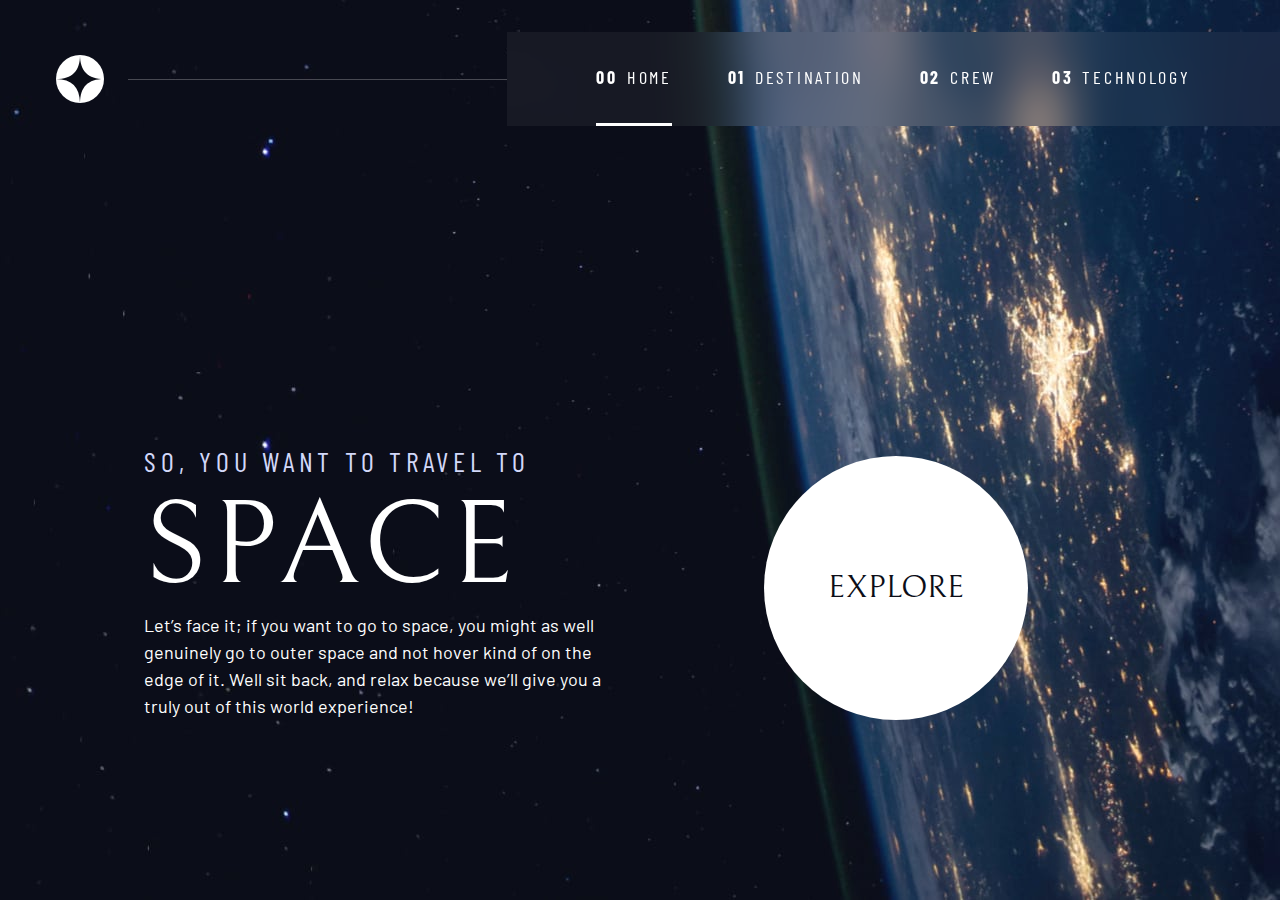
<file: index.html>
<!DOCTYPE html>
<html lang="en">
  <head>
    <meta charset="UTF-8" />
    <meta name="viewport" content="width=device-width, initial-scale=1.0" />

    <link
      rel="icon"
      type="image/png"
      sizes="32x32"
      href="./assets/favicon-32x32.png"
    />
    <!-- Google fonts -->
    <link rel="preconnect" href="https://fonts.googleapis.com" />
    <link rel="preconnect" href="https://fonts.gstatic.com" crossorigin />
    <link
      href="https://fonts.googleapis.com/css2?family=Barlow+Condensed:wght@400;700&family=Bellefair&family=Barlow:wght@400;700&display=swap"
      rel="stylesheet"
    />

    <!-- Our custom CSS -->
    <link rel="stylesheet" href="index.css" />
    <title>Frontend Mentor | Space tourism website</title>
    <script src="index.js" defer></script>
  </head>
  <body class="home">
    <a class="skip-to-content" href="#main">Skip to content</a>
    <header class="primary-header flex">
      <div>
        <img
          src="./assets/shared/logo.svg"
          alt="space tourism logo"
          class="logo"
        />
      </div>
      <button class="mobile-nav-toggle" aria-controls="primary-navigation">
        <span class="sr-only" aria-expanded="false">Menu</span>
      </button>
      <nav>
        <ul
          id="primary-navigation"
          data-visible="false"
          class="primary-navigation underline-indicators flex"
        >
          <li class="active">
            <a
              class="ff-sans-cond uppercase text-white letter-spacing-2"
              href="index.html"
              ><span aria-hidden="true">00</span>Home</a
            >
          </li>
          <li>
            <a
              class="ff-sans-cond uppercase text-white letter-spacing-2"
              href="destination.html"
              ><span aria-hidden="true">01</span>Destination</a
            >
          </li>
          <li>
            <a
              class="ff-sans-cond uppercase text-white letter-spacing-2"
              href="crew.html"
              ><span aria-hidden="true">02</span>Crew</a
            >
          </li>
          <li>
            <a
              class="ff-sans-cond uppercase text-white letter-spacing-2"
              href="technology.html"
              ><span aria-hidden="true">03</span>Technology</a
            >
          </li>
        </ul>
      </nav>
    </header>

    <main id="main" class="grid-container grid-container--home">
      <div>
        <h1 class="text-accent fs-500 ff-sans-cond uppercase letter-spacing-1">
          So, you want to travel to
          <span class="d-block fs-900 ff-serif text-white">Space</span>
        </h1>

        <p>
          Let’s face it; if you want to go to space, you might as well genuinely
          go to outer space and not hover kind of on the edge of it. Well sit
          back, and relax because we’ll give you a truly out of this world
          experience!
        </p>
      </div>
      <div>
        <a href="#" class="large-button uppercase ff-serif text-dark bg-white"
          >Explore</a
        >
      </div>
    </main>
  </body>
</html>
</file>
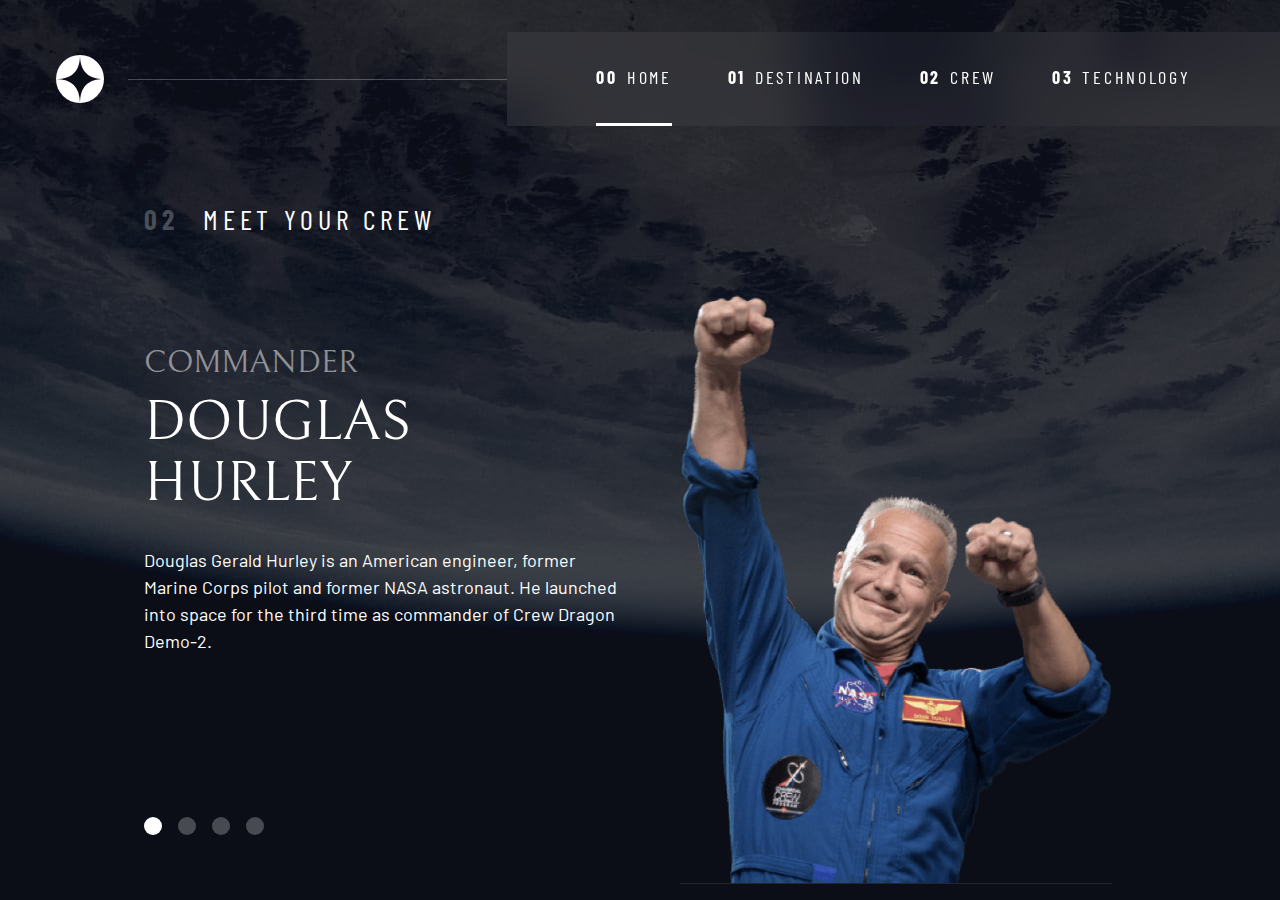
<file: crew-commander.html>
<!DOCTYPE html>
<html lang="en">
  <head>
    <meta charset="UTF-8" />
    <meta name="viewport" content="width=device-width, initial-scale=1.0" />

    <link
      rel="icon"
      type="image/png"
      sizes="32x32"
      href="./assets/favicon-32x32.png"
    />
    <!-- Google fonts -->
    <link rel="preconnect" href="https://fonts.googleapis.com" />
    <link rel="preconnect" href="https://fonts.gstatic.com" crossorigin />
    <link
      href="https://fonts.googleapis.com/css2?family=Barlow+Condensed:wght@400;700&family=Bellefair&family=Barlow:wght@400;700&display=swap"
      rel="stylesheet"
    />

    <!-- Our custom CSS -->
    <link rel="stylesheet" href="index.css" />
    <title>Frontend Mentor | Space tourism website</title>
    <script src="index.js" defer></script>
  </head>

  <body class="crew">
    <a class="skip-to-content" href="#main">Skip to content</a>
    <header class="primary-header flex">
      <div>
        <img
          src="./assets/shared/logo.svg"
          alt="space tourism logo"
          class="logo"
        />
      </div>
      <button class="mobile-nav-toggle" aria-controls="primary-navigation">
        <span class="sr-only" aria-expanded="false">Menu</span>
      </button>
      <nav>
        <ul
          id="primary-navigation"
          data-visible="false"
          class="primary-navigation underline-indicators flex"
        >
          <li class="active">
            <a
              class="ff-sans-cond uppercase text-white letter-spacing-2"
              href="index.html"
              ><span aria-hidden="true">00</span>Home</a
            >
          </li>
          <li>
            <a
              class="ff-sans-cond uppercase text-white letter-spacing-2"
              href="destination.html"
              ><span aria-hidden="true">01</span>Destination</a
            >
          </li>
          <li>
            <a
              class="ff-sans-cond uppercase text-white letter-spacing-2"
              href="crew.html"
              ><span aria-hidden="true">02</span>Crew</a
            >
          </li>
          <li>
            <a
              class="ff-sans-cond uppercase text-white letter-spacing-2"
              href="technology.html"
              ><span aria-hidden="true">03</span>Technology</a
            >
          </li>
        </ul>
      </nav>
    </header>

    <main id="main" class="grid-container grid-container--crew flow">
      <h1 class="numbered-title">
        <span aria-hidden="true">02</span> Meet your crew
      </h1>

      <div class="dot-indicators flex">
        <button aria-selected="true">
          <span class="sr-only">The commander</span>
        </button>
        <button aria-selected="false">
          <span class="sr-only">The mission specialist</span>
        </button>
        <button aria-selected="false">
          <span class="sr-only">The pilot</span>
        </button>
        <button aria-selected="false">
          <span class="sr-only">The crew engineer</span>
        </button>
      </div>

      <article class="crew-details flow">
        <header class="flow flow--space-small">
          <h2 class="fs-600 ff-serif uppercase">Commander</h2>
          <p class="fs-700 uppercase ff-serif">Douglas Hurley</p>
        </header>
        <p>
          Douglas Gerald Hurley is an American engineer, former Marine Corps
          pilot and former NASA astronaut. He launched into space for the third
          time as commander of Crew Dragon Demo-2.
        </p>
      </article>

      <picture>
        <source
          srcset="assets/crew/image-douglas-hurley.png"
          type="image/webp"
        />
        <img src="assets/crew/image-douglas-hurley.png" alt="Douglas Hurley" />
      </picture>
    </main>
  </body>
</html>
</file>
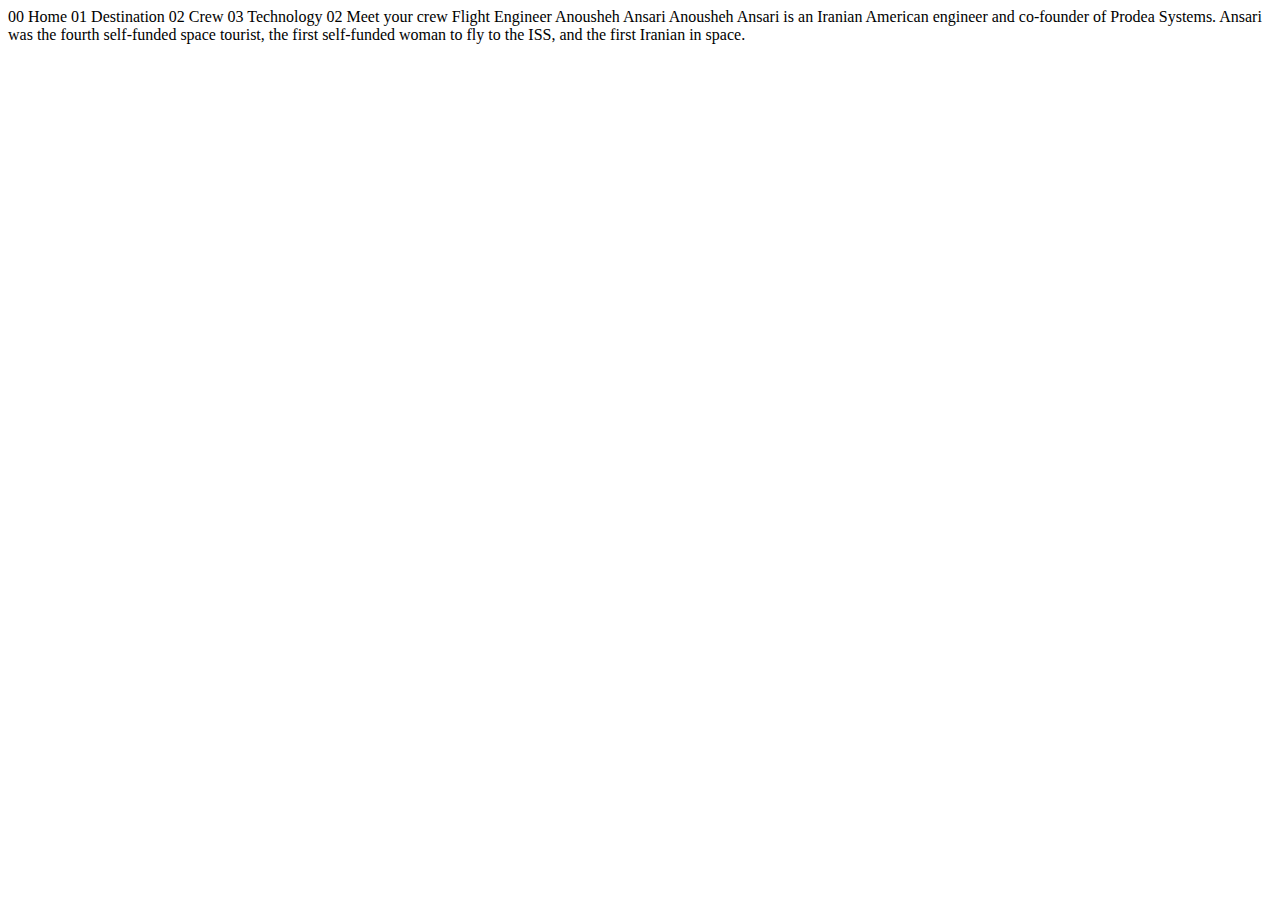
<file: crew-engineer.html>
<!DOCTYPE html>
<html lang="en">
<head>
  <meta charset="UTF-8">
  <meta name="viewport" content="width=device-width, initial-scale=1.0">

  <link rel="icon" type="image/png" sizes="32x32" href="./assets/favicon-32x32.png">
  
  <title>Frontend Mentor | Space tourism website</title>
</head>
<body>

  00 Home
  01 Destination
  02 Crew
  03 Technology

  02 Meet your crew

  Flight Engineer
  Anousheh Ansari

  Anousheh Ansari is an Iranian American engineer and co-founder of Prodea Systems. 
  Ansari was the fourth self-funded space tourist, the first self-funded woman to 
  fly to the ISS, and the first Iranian in space. 
</body>
</html>
</file>
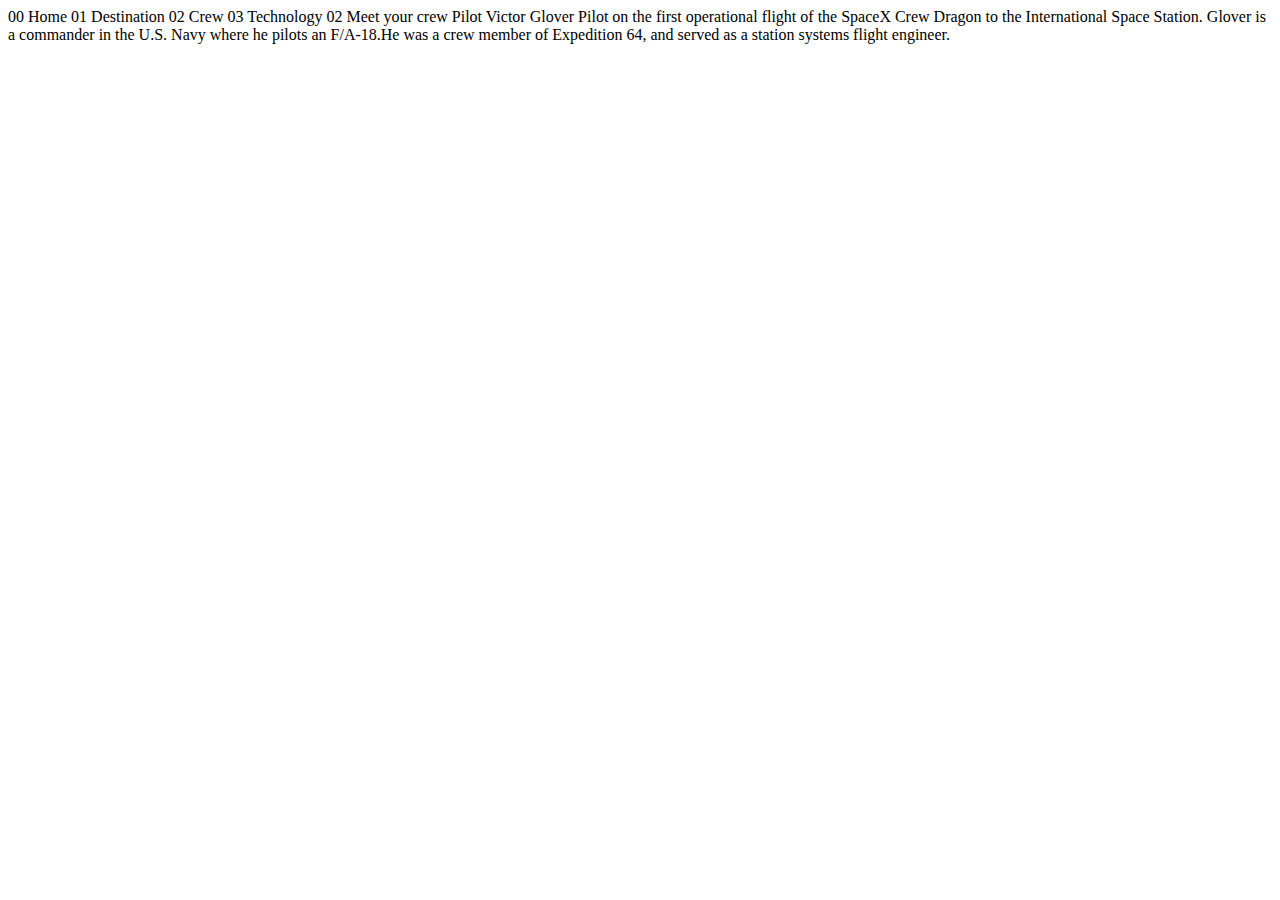
<file: crew-pilot.html>
<!DOCTYPE html>
<html lang="en">
<head>
  <meta charset="UTF-8">
  <meta name="viewport" content="width=device-width, initial-scale=1.0">

  <link rel="icon" type="image/png" sizes="32x32" href="./assets/favicon-32x32.png">
  
  <title>Frontend Mentor | Space tourism website</title>
</head>
<body>

  00 Home
  01 Destination
  02 Crew
  03 Technology

  02 Meet your crew

  Pilot
  Victor Glover

  Pilot on the first operational flight of the SpaceX Crew Dragon to the 
  International Space Station. Glover is a commander in the U.S. Navy where 
  he pilots an F/A-18.He was a crew member of Expedition 64, and served as a 
  station systems flight engineer. 
</body>
</html>
</file>
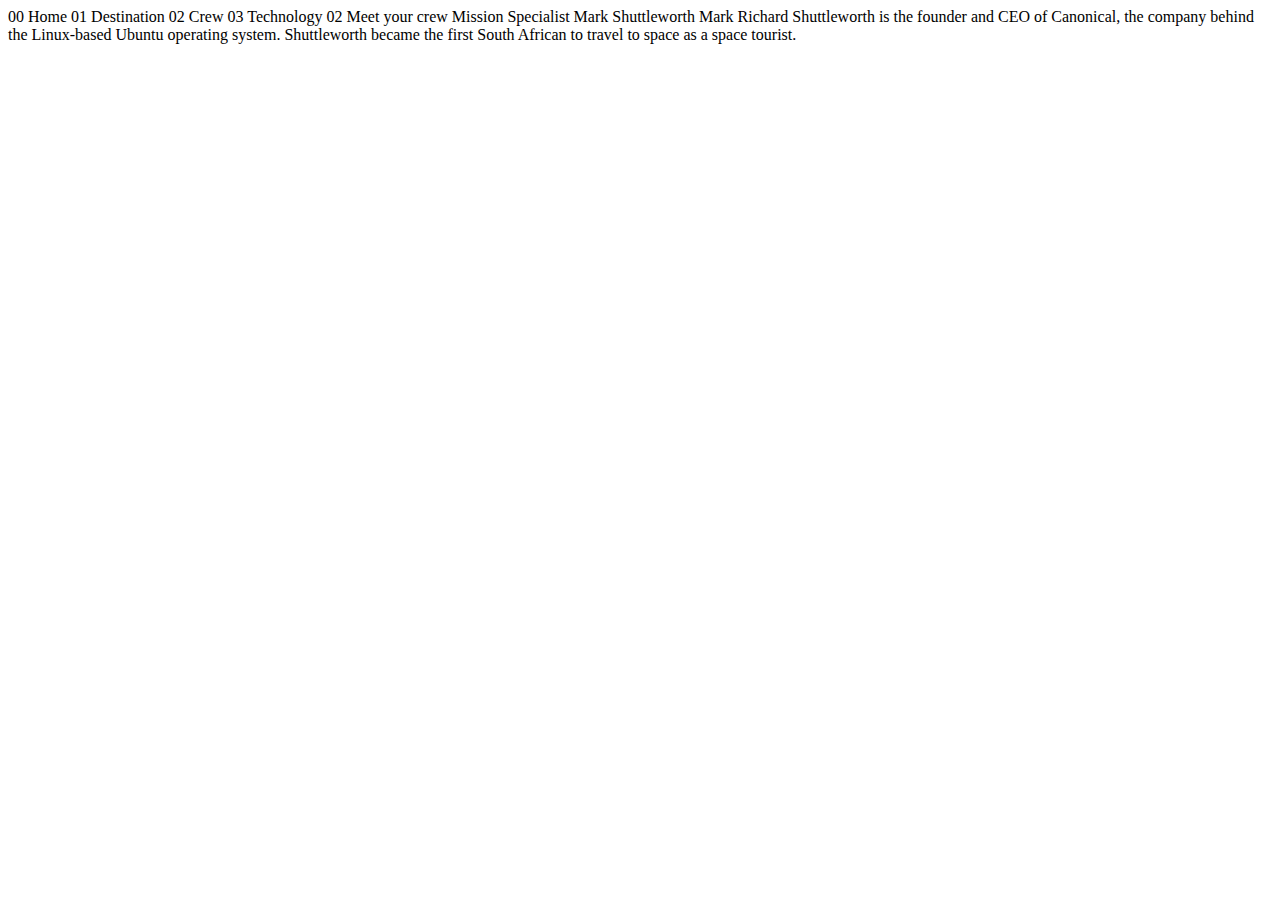
<file: crew-specialist.html>
<!DOCTYPE html>
<html lang="en">
<head>
  <meta charset="UTF-8">
  <meta name="viewport" content="width=device-width, initial-scale=1.0">

  <link rel="icon" type="image/png" sizes="32x32" href="./assets/favicon-32x32.png">
  
  <title>Frontend Mentor | Space tourism website</title>
</head>
<body>

  00 Home
  01 Destination
  02 Crew
  03 Technology

  02 Meet your crew

  Mission Specialist
  Mark Shuttleworth

  Mark Richard Shuttleworth is the founder and CEO of Canonical, the company behind 
  the Linux-based Ubuntu operating system. Shuttleworth became the first South 
  African to travel to space as a space tourist.
</body>
</html>
</file>
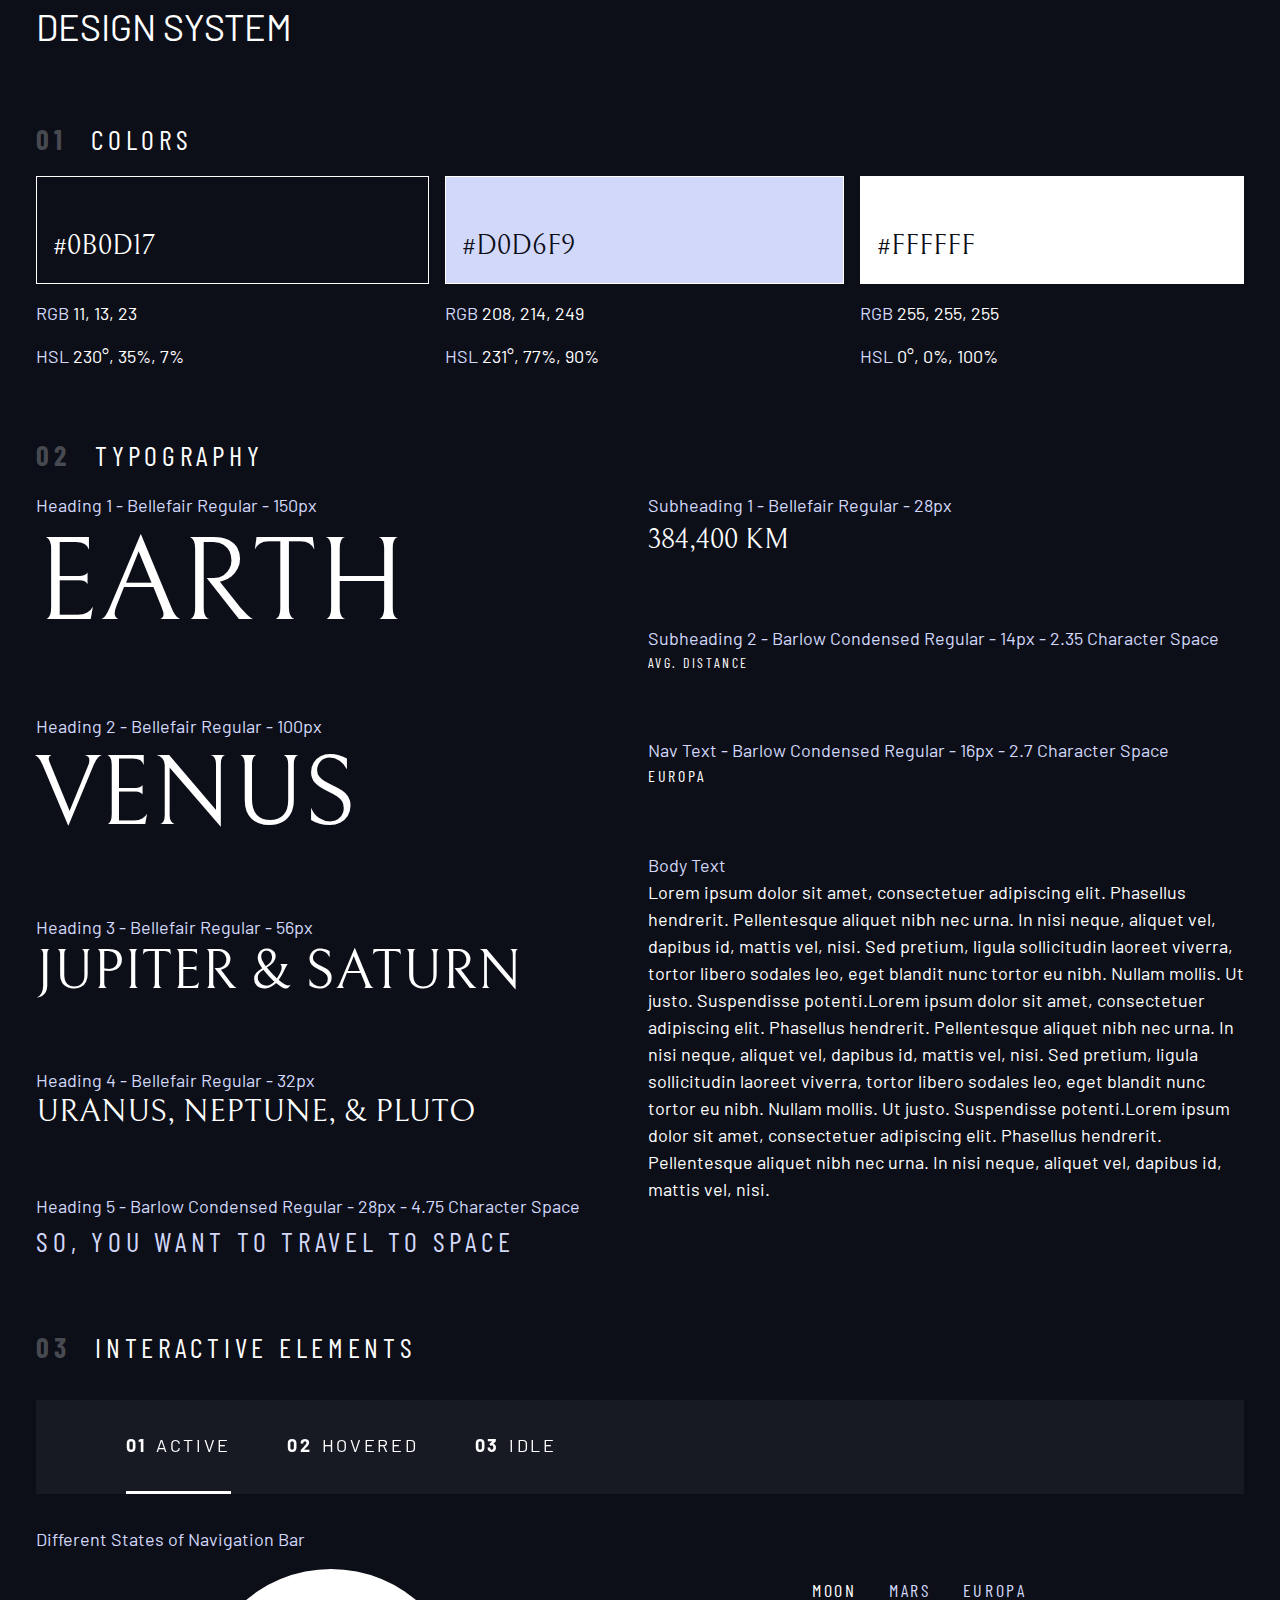
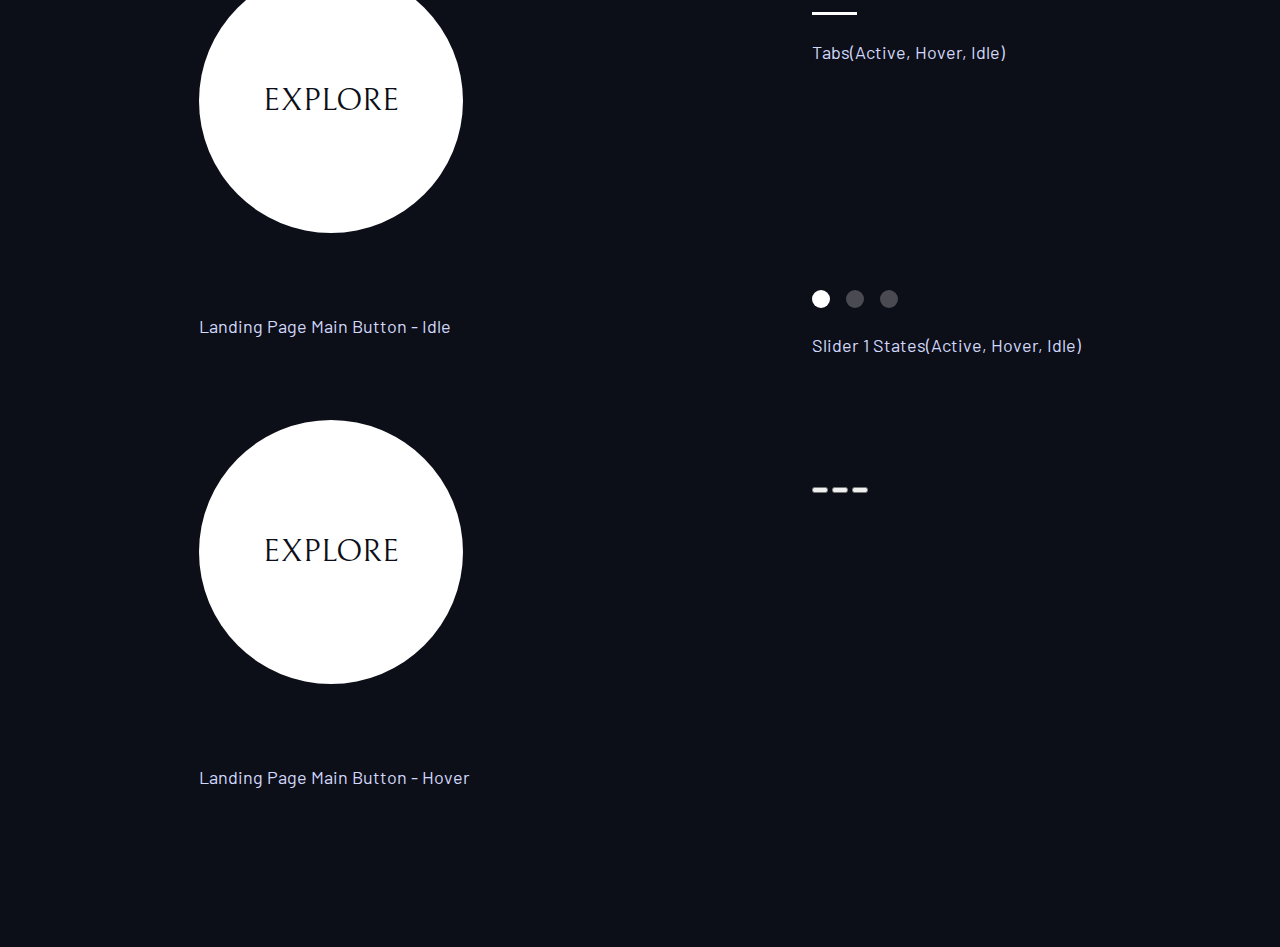
<file: design-system.html>
<html>
  <head>
    <title>Design system</title>

    <!-- Google fonts -->
    <link rel="preconnect" href="https://fonts.googleapis.com" />
    <link rel="preconnect" href="https://fonts.gstatic.com" crossorigin />
    <link
      href="https://fonts.googleapis.com/css2?family=Barlow+Condensed:wght@400;700&family=Bellefair&family=Barlow:wght@400;700&display=swap"
      rel="stylesheet"
    />

    <link rel="stylesheet" href="index.css" />

    <style></style>
  </head>
  <body>
    <div class="container flow">
      <h1 class="uppercase">Design system</h1>

      <section class="flow" id="colors" style="margin: 4rem 0">
        <h2 class="numbered-title"><span>01</span> colors</h2>
        <div class="flex">
          <div class="flow" style="flex-grow: 1">
            <div
              class="bg-dark text-white ff-serif fs-500"
              style="padding: 3rem 1rem 1rem; border: 1px solid white"
            >
              #0B0D17
            </div>
            <p><span class="text-accent">RGB</span> 11, 13, 23</p>
            <p><span class="text-accent">HSL</span> 230°, 35%, 7%</p>
          </div>
          <div class="flow" style="flex-grow: 1">
            <div
              class="bg-accent text-dark ff-serif fs-500"
              style="padding: 3rem 1rem 1rem; border: 1px solid white"
            >
              #D0D6F9
            </div>
            <p><span class="text-accent">RGB</span> 208, 214, 249</p>
            <p><span class="text-accent">HSL</span> 231°, 77%, 90%</p>
          </div>
          <div class="flow" style="flex-grow: 1">
            <div
              class="bg-white text-dark ff-serif fs-500"
              style="padding: 3rem 1rem 1rem; border: 1px solid white"
            >
              #FFFFFF
            </div>
            <p><span class="text-accent">RGB</span> 255, 255, 255</p>
            <p><span class="text-accent">HSL</span> 0°, 0%, 100%</p>
          </div>
        </div>
      </section>

      <section class="flow" id="typography" style="margin: 4rem 0">
        <h2 class="numbered-title"><span>02 </span>Typography</h2>
        <div class="flex">
          <div class="flow" style="flex-basis: 100%; --flow-space: 4rem">
            <div>
              <p class="text-accent">Heading 1 - Bellefair Regular - 150px</p>
              <p class="fs-900 ff-serif uppercase">Earth</p>
            </div>
            <div>
              <p class="text-accent">Heading 2 - Bellefair Regular - 100px</p>
              <p class="fs-800 ff-serif uppercase">Venus</p>
            </div>
            <div>
              <p class="text-accent">Heading 3 - Bellefair Regular - 56px</p>
              <p class="fs-700 ff-serif uppercase">Jupiter & Saturn</p>
            </div>
            <div>
              <p class="text-accent">Heading 4 - Bellefair Regular - 32px</p>
              <p class="fs-600 ff-serif uppercase">Uranus, Neptune, & Pluto</p>
            </div>
            <div>
              <p class="text-accent">
                Heading 5 - Barlow Condensed Regular - 28px - 4.75 Character
                Space
              </p>
              <p
                class="
                  text-accent
                  fs-500
                  ff-sans-cond
                  uppercase
                  letter-spacing-1
                "
              >
                So, you want to travel to space
              </p>
            </div>
          </div>

          <div class="flow" style="flex-basis: 100%; --flow-space: 4rem">
            <div>
              <p class="text-accent">Subheading 1 - Bellefair Regular - 28px</p>
              <p class="fs-500 ff-serif uppercase">384,400 km</p>
            </div>
            <div>
              <p class="text-accent">
                Subheading 2 - Barlow Condensed Regular - 14px - 2.35 Character
                Space
              </p>
              <p class="fs-200 uppercase ff-sans-cond letter-spacing-3">
                Avg. Distance
              </p>
            </div>
            <div>
              <p class="text-accent">
                Nav Text - Barlow Condensed Regular - 16px - 2.7 Character Space
              </p>
              <p class="fs-300 uppercase ff-sans-cond letter-spacing-2">
                Europa
              </p>
            </div>
            <div>
              <p class="text-accent">Body Text</p>
              <p>
                Lorem ipsum dolor sit amet, consectetuer adipiscing elit.
                Phasellus hendrerit. Pellentesque aliquet nibh nec urna. In nisi
                neque, aliquet vel, dapibus id, mattis vel, nisi. Sed pretium,
                ligula sollicitudin laoreet viverra, tortor libero sodales leo,
                eget blandit nunc tortor eu nibh. Nullam mollis. Ut justo.
                Suspendisse potenti.Lorem ipsum dolor sit amet, consectetuer
                adipiscing elit. Phasellus hendrerit. Pellentesque aliquet nibh
                nec urna. In nisi neque, aliquet vel, dapibus id, mattis vel,
                nisi. Sed pretium, ligula sollicitudin laoreet viverra, tortor
                libero sodales leo, eget blandit nunc tortor eu nibh. Nullam
                mollis. Ut justo. Suspendisse potenti.Lorem ipsum dolor sit
                amet, consectetuer adipiscing elit. Phasellus hendrerit.
                Pellentesque aliquet nibh nec urna. In nisi neque, aliquet vel,
                dapibus id, mattis vel, nisi.
              </p>
            </div>
          </div>
        </div>
      </section>

      <section class="flow" id="interactive-elements">
        <h2 class="numbered-title"><span>03</span> Interactive elements</h2>

        <!-- navigation -->
        <div>
          <nav>
            <ul class="primary-navigation underline-indicators flex">
              <li class="active">
                <a class="uppercase text-white letter-spacing-2" href="#"
                  ><span>01</span>Active</a
                >
              </li>
              <li>
                <a class="uppercase text-white letter-spacing-2" href="#"
                  ><span>02</span>Hovered</a
                >
              </li>
              <li>
                <a class="uppercase text-white letter-spacing-2" href="#"
                  ><span>03</span>Idle</a
                >
              </li>
            </ul>
          </nav>

          <p class="text-center text-accent">
            Different States of Navigation Bar
          </p>
        </div>

        <div class="flex" style="justify-content: space-around">
          <div class="flow" style="--flow-space: 5rem">
            <!-- explore button -->
            <a
              href="#"
              class="large-button uppercase ff-serif fs-600 text-dark bg-white"
              >Explore</a
            >
            <p class="text-center text-accent">
              Landing Page Main Button - Idle
            </p>
            <!-- explore button -->
            <a
              href="#"
              class="large-button uppercase ff-serif fs-600 text-dark bg-white"
              >Explore</a
            >
            <p class="text-center text-accent">
              Landing Page Main Button - Hover
            </p>
          </div>

          <div class="flow" style="margin-bottom: 50vh; --flow-space: 4rem">
            <!-- Tabs -->
            <div class="tab-list underline-indicators flex">
              <button
                aria-selected="true"
                class="uppercase ff-sans-cond text-accent letter-spacing-2"
              >
                Moon
              </button>
              <button
                aria-selected="false"
                class="uppercase ff-sans-cond text-accent letter-spacing-2"
              >
                Mars
              </button>
              <button
                aria-selected="false"
                class="uppercase ff-sans-cond text-accent letter-spacing-2"
              >
                Europa
              </button>
            </div>
            <p class="text-accent" style="--flow-space: 1.5rem">
              Tabs(Active, Hover, Idle)
            </p>

            <!-- Dots -->
            <div class="dot-indicators flex" style="margin-top: 14rem">
              <button aria-selected="true">
                <span class="sr-only">Slide title</span>
              </button>
              <button aria-selected="false">
                <span class="sr-only">Slide title</span>
              </button>
              <button aria-selected="false">
                <span class="sr-only">Slide title</span>
              </button>
            </div>
            <p class="text-accent" style="--flow-space: 1.5rem">
              Slider 1 States(Active, Hover, Idle)
            </p>

            <!-- Numbers -->
            <div class="numbers-indicators flow" style="flex-direction: column">
              <button aria-selected="true">
                <span class="sr-only">1</span>
              </button>
              <button aria-selected="false">
                <span class="sr-only">2</span>
              </button>
              <button aria-selected="false">
                <span class="sr-only">3</span>
              </button>
            </div>
          </div>
        </div>
      </section>
    </div>
  </body>
</html>
</file>
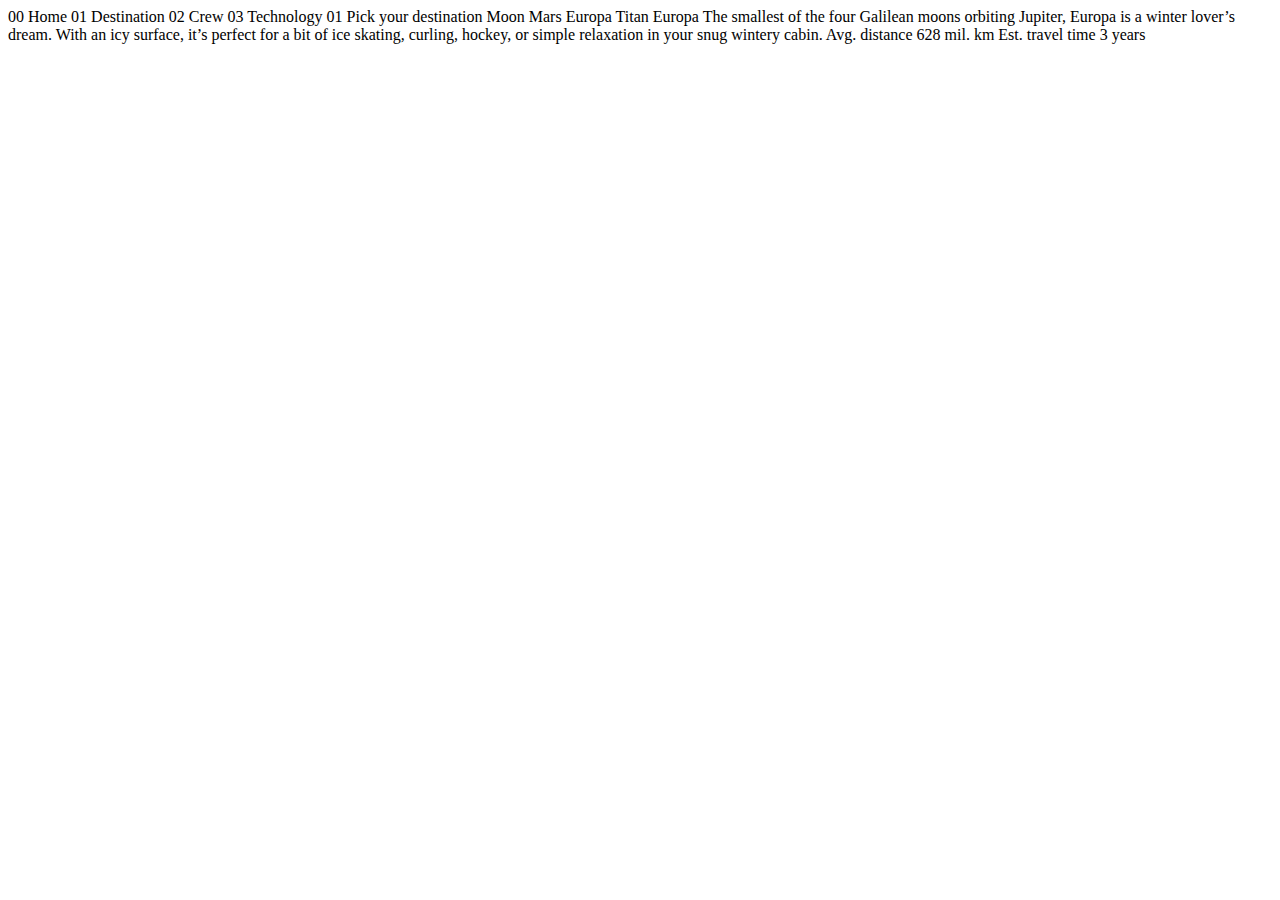
<file: destination-europa.html>
<!DOCTYPE html>
<html lang="en">
<head>
  <meta charset="UTF-8">
  <meta name="viewport" content="width=device-width, initial-scale=1.0">

  <link rel="icon" type="image/png" sizes="32x32" href="./assets/favicon-32x32.png">
  
  <title>Frontend Mentor | Space tourism website</title>
</head>
<body>

  00 Home
  01 Destination
  02 Crew
  03 Technology

  01 Pick your destination

  Moon
  Mars
  Europa
  Titan

  Europa

  The smallest of the four Galilean moons orbiting Jupiter, Europa is a 
  winter lover’s dream. With an icy surface, it’s perfect for a bit of 
  ice skating, curling, hockey, or simple relaxation in your snug 
  wintery cabin.

  Avg. distance
  628 mil. km

  Est. travel time
  3 years
</body>
</html>
</file>
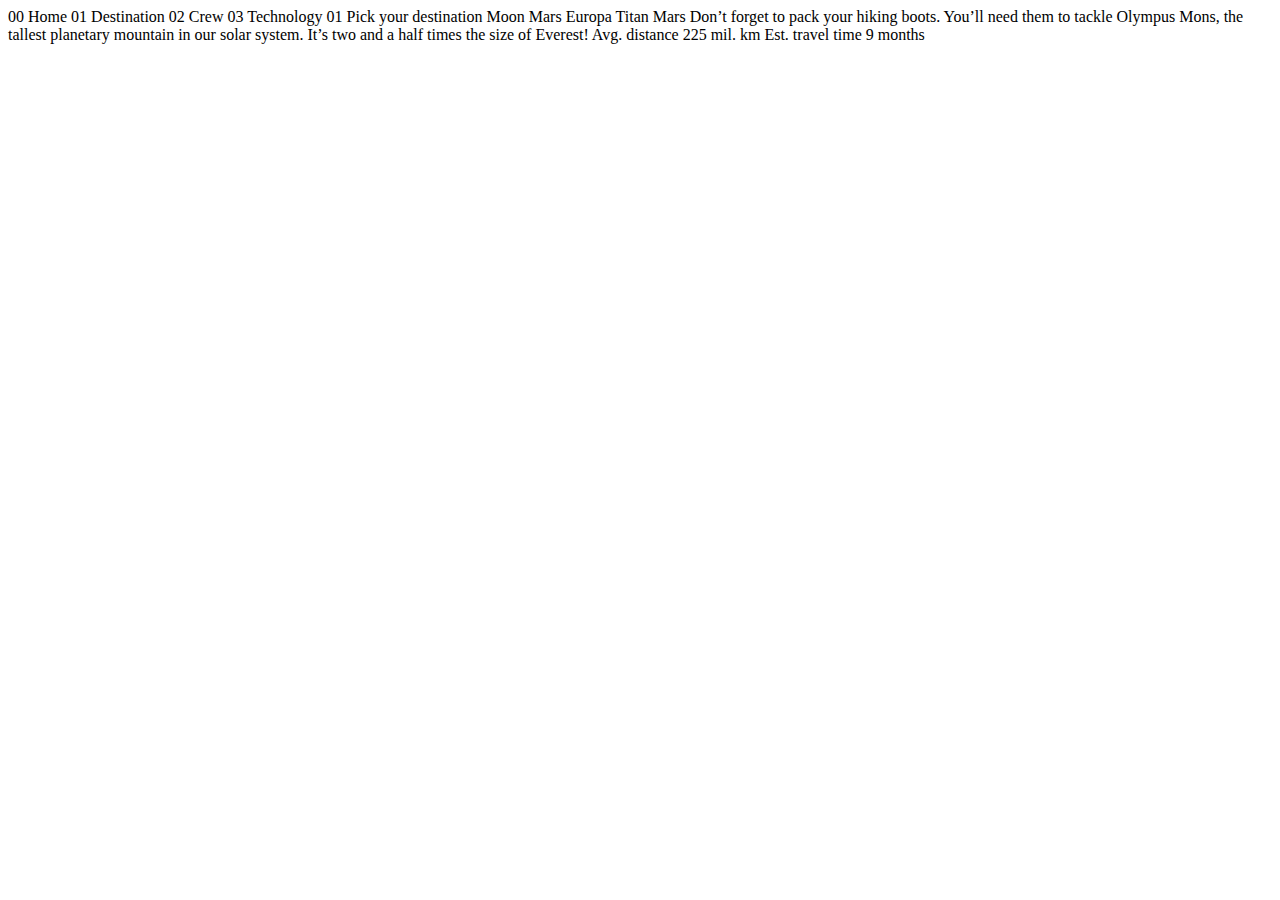
<file: destination-mars.html>
<!DOCTYPE html>
<html lang="en">
<head>
  <meta charset="UTF-8">
  <meta name="viewport" content="width=device-width, initial-scale=1.0">

  <link rel="icon" type="image/png" sizes="32x32" href="./assets/favicon-32x32.png">
  
  <title>Frontend Mentor | Space tourism website</title>
</head>
<body>

  00 Home
  01 Destination
  02 Crew
  03 Technology

  01 Pick your destination

  Moon
  Mars
  Europa
  Titan

  Mars

  Don’t forget to pack your hiking boots. You’ll need them to tackle Olympus Mons, 
  the tallest planetary mountain in our solar system. It’s two and a half times 
  the size of Everest!

  Avg. distance
  225 mil. km

  Est. travel time
  9 months
</body>
</html>
</file>
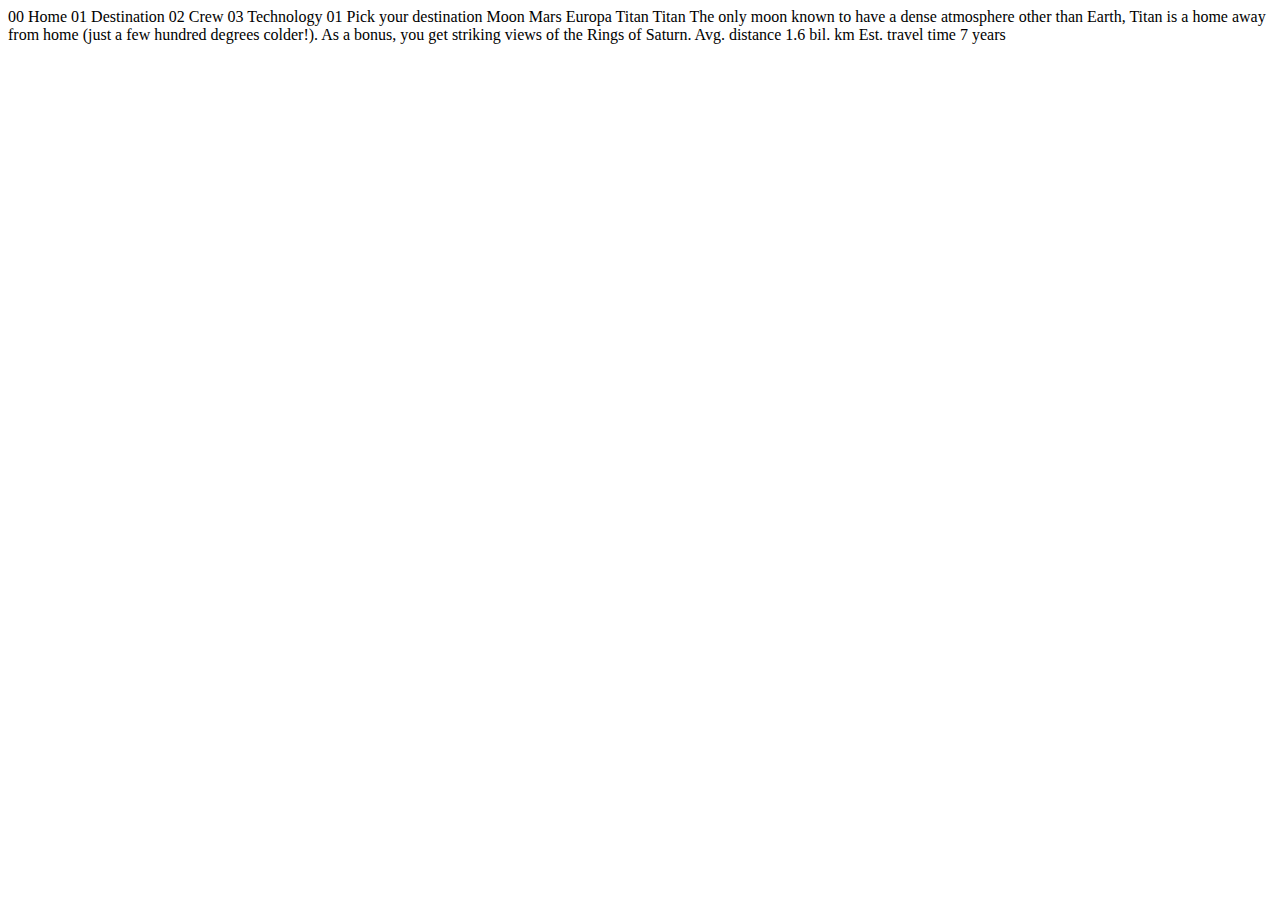
<file: destination-titan.html>
<!DOCTYPE html>
<html lang="en">
<head>
  <meta charset="UTF-8">
  <meta name="viewport" content="width=device-width, initial-scale=1.0">

  <link rel="icon" type="image/png" sizes="32x32" href="./assets/favicon-32x32.png">
  
  <title>Frontend Mentor | Space tourism website</title>
</head>
<body>

  00 Home
  01 Destination
  02 Crew
  03 Technology

  01 Pick your destination

  Moon
  Mars
  Europa
  Titan

  Titan

  The only moon known to have a dense atmosphere other than Earth, Titan 
  is a home away from home (just a few hundred degrees colder!). As a 
  bonus, you get striking views of the Rings of Saturn.

  Avg. distance
  1.6 bil. km

  Est. travel time
  7 years
</body>
</html>
</file>
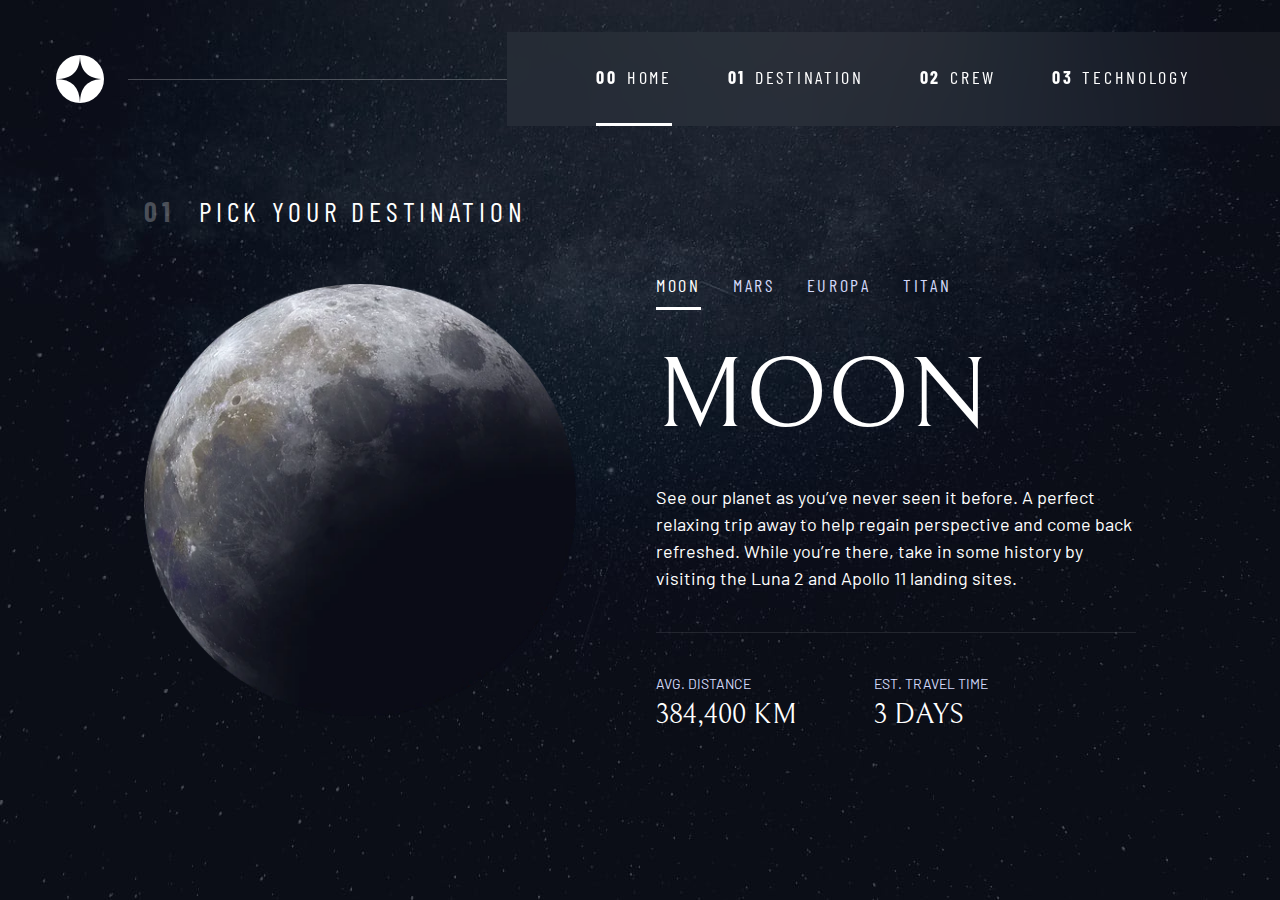
<file: destination.html>
<!DOCTYPE html>
<html lang="en">
<head>
  <meta charset="UTF-8">
  <meta name="viewport" content="width=device-width, initial-scale=1.0">

  <link rel="icon" type="image/png" sizes="32x32" href="./assets/favicon-32x32.png">
  <!-- Google fonts -->
  <link rel="preconnect" href="https://fonts.googleapis.com">
  <link rel="preconnect" href="https://fonts.gstatic.com" crossorigin>
  <link href="https://fonts.googleapis.com/css2?family=Barlow+Condensed:wght@400;700&family=Bellefair&family=Barlow:wght@400;700&display=swap"
      rel="stylesheet">
      
  <!-- Our custom CSS -->
  <link rel="stylesheet" href="index.css">
  <title>Frontend Mentor | Space tourism website</title>
  <script src="navigation.js" defer></script>
  <script src="tabs.js" defer></script>
</head>

<body class="destination">
  <a class="skip-to-content" href="#main">Skip to content</a>
  <header class="primary-header flex">
    <div>
      <img src="./assets/shared/logo.svg" alt="space tourism logo" class="logo">
    </div>
    <button class="mobile-nav-toggle" aria-controls="primary-navigation"><span class="sr-only" aria-expanded="false">Menu</span></button>
    <nav>
        <ul id="primary-navigation" data-visible="false" class="primary-navigation underline-indicators flex">
            <li class="active"><a class="ff-sans-cond uppercase text-white letter-spacing-2" href="index.html"><span aria-hidden="true">00</span>Home</a>
            <li><a class="ff-sans-cond uppercase text-white letter-spacing-2" href="destination.html"><span aria-hidden="true">01</span>Destination</a>
            <li><a class="ff-sans-cond uppercase text-white letter-spacing-2" href="crew.html"><span aria-hidden="true">02</span>Crew</a>
            <li><a class="ff-sans-cond uppercase text-white letter-spacing-2" href="technology.html"><span aria-hidden="true">03</span>Technology</a>
        </ul>
    </nav>
  </header>
  
  <main id="main" class="grid-container grid-container--destination flow">
    <h1 class="numbered-title"><span aria-hidden="true">01</span> Pick your destination</h1>
    
    <picture id="moon-image">
      <source srcset="assets/destination/image-moon.webp" type="image/webp">
      <img src="assets/destination/image-moon.png" alt="the moon">
    </picture>
    <picture hidden id="mars-image">
      <source srcset="assets/destination/image-mars.webp" type="image/webp">
      <img src="assets/destination/image-mars.png" alt="the planet mars">
    </picture>
    <picture hidden id="europa-image">
      <source srcset="assets/destination/image-europa.webp" type="image/webp">
      <img src="assets/destination/image-europa.png" alt="the planet europa">
    </picture>
    <picture hidden id="titan-image">
      <source srcset="assets/destination/image-titan.webp" type="image/webp">
      <img src="assets/destination/image-titan.png" alt="the moon titan">
    </picture>
    
    
    <div class="tab-list underline-indicators flex" role="tablist" aria-label="destination list">
        <button aria-selected="true" role="tab" aria-controls="moon-tab" class="uppercase ff-sans-cond text-accent letter-spacing-2" tabindex="0" data-image="moon-image">Moon</button>
        <button aria-selected="false" role="tab" aria-controls="mars-tab" class="uppercase ff-sans-cond text-accent letter-spacing-2" tabindex="-1" data-image="mars-image">Mars</button>
        <button aria-selected="false" role="tab" aria-controls="europa-tab" class="uppercase ff-sans-cond text-accent letter-spacing-2" tabindex="-1" data-image="europa-image">Europa</button>
        <button aria-selected="false" role="tab" aria-controls="titan-tab" class="uppercase ff-sans-cond text-accent letter-spacing-2" tabindex="-1" data-image="titan-image">Titan</button>
    </div>

    <!-- The moon -->
    <article class="destination-info flow" id="moon-tab" tabindex="0" role="tabpanel">
      <h2 class="fs-800 uppercase ff-serif">Moon</h2>

      <p>See our planet as you’ve never seen it before. A perfect relaxing trip away to help 
      regain perspective and come back refreshed. While you’re there, take in some history 
      by visiting the Luna 2 and Apollo 11 landing sites.</p>
      
      <div class="destination-meta flex">
        <div>
          <h3 class="text-accent fs-200 uppercase">Avg. distance</h3>
          <p class="ff-serif uppercase">384,400 km</p>
        </div>
        <div>
          <h3 class="text-accent fs-200 uppercase">Est. travel time</h3>
          <p class="ff-serif uppercase">3 days</p>
        </div>
      </div>
    </article>
    
    <!-- Mars -->
    <article hidden class="destination-info flow" id="mars-tab" tabindex="0"  role="tabpanel">
      <h2 class="fs-800 uppercase ff-serif">Mars</h2>

      <p>Don’t forget to pack your hiking boots. You’ll need them to tackle Olympus Mons, 
  the tallest planetary mountain in our solar system. It’s two and a half times 
  the size of Everest!</p>
      
      <div class="destination-meta flex">
        <div>
          <h3 class="text-accent fs-200 uppercase">Avg. distance</h3>
          <p class="ff-serif uppercase">225 mil. km</p>
        </div>
        <div>
          <h3 class="text-accent fs-200 uppercase">Est. travel time</h3>
          <p class="ff-serif uppercase">9 months</p>
        </div>
      </div>
    </article>
    
    <!-- Europa -->
    <article hidden class="destination-info flow" id="europa-tab" tabindex="0"  role="tabpanel">
      <h2 class="fs-800 uppercase ff-serif">Europa</h2>

      <p>The smallest of the four Galilean moons orbiting Jupiter, Europa is a 
  winter lover’s dream. With an icy surface, it’s perfect for a bit of 
  ice skating, curling, hockey, or simple relaxation in your snug 
  wintery cabin.</p>
      <div class="destination-meta flex">
        <div>
          <h3 class="text-accent fs-200 uppercase">Avg. distance</h3>
          <p class="ff-serif uppercase">628 mil. km</p>
        </div>
        <div>
          <h3 class="text-accent fs-200 uppercase">Est. travel time</h3>
          <p class="ff-serif uppercase">3 years</p>
        </div>
      </div>
    </article>
    
    <!-- Titan -->
    <article hidden class="destination-info flow" id="titan-tab" tabindex="0"  role="tabpanel">
      <h2 class="fs-800 uppercase ff-serif">Titan</h2>

      <p>The only moon known to have a dense atmosphere other than Earth, Titan 
  is a home away from home (just a few hundred degrees colder!). As a 
  bonus, you get striking views of the Rings of Saturn.</p>
      
      <div class="destination-meta flex">
        <div>
          <h3 class="text-accent fs-200 uppercase">Avg. distance</h3>
          <p class="ff-serif uppercase">1.6 bil. km</p>
        </div>
        <div>
          <h3 class="text-accent fs-200 uppercase">Est. travel time</h3>
          <p class="ff-serif uppercase">7 years</p>
        </div>
      </div>
    </article>
  </main>
<body>
</html>
</file>
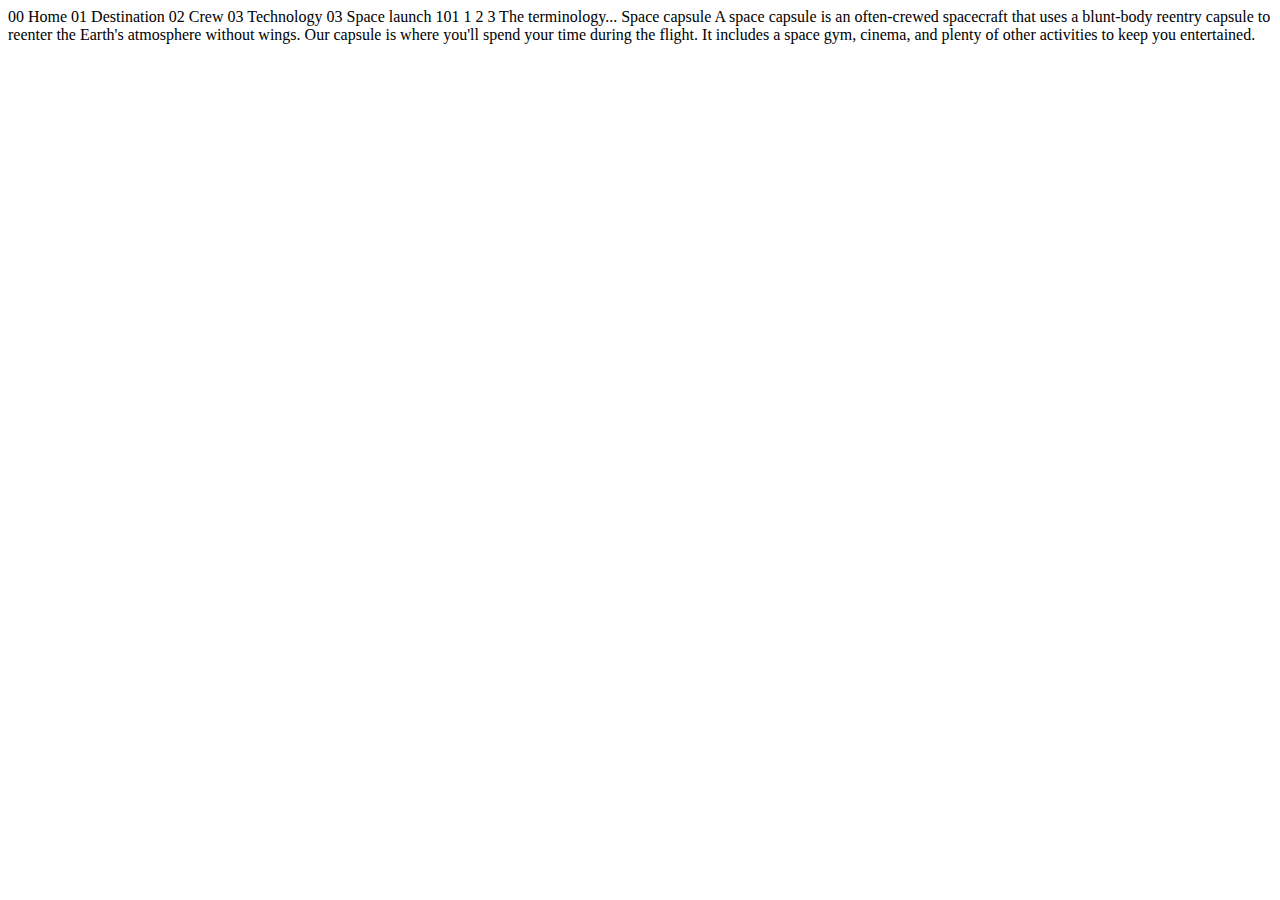
<file: technology-capsule.html>
<!DOCTYPE html>
<html lang="en">
<head>
  <meta charset="UTF-8">
  <meta name="viewport" content="width=device-width, initial-scale=1.0">

  <link rel="icon" type="image/png" sizes="32x32" href="./assets/favicon-32x32.png">
  
  <title>Frontend Mentor | Space tourism website</title>
</head>
<body>

  00 Home
  01 Destination
  02 Crew
  03 Technology

  03 Space launch 101

  1
  2
  3

  The terminology...
  Space capsule

  A space capsule is an often-crewed spacecraft that uses a blunt-body reentry 
  capsule to reenter the Earth's atmosphere without wings. Our capsule is where 
  you'll spend your time during the flight. It includes a space gym, cinema, 
  and plenty of other activities to keep you entertained.
</body>
</html>
</file>
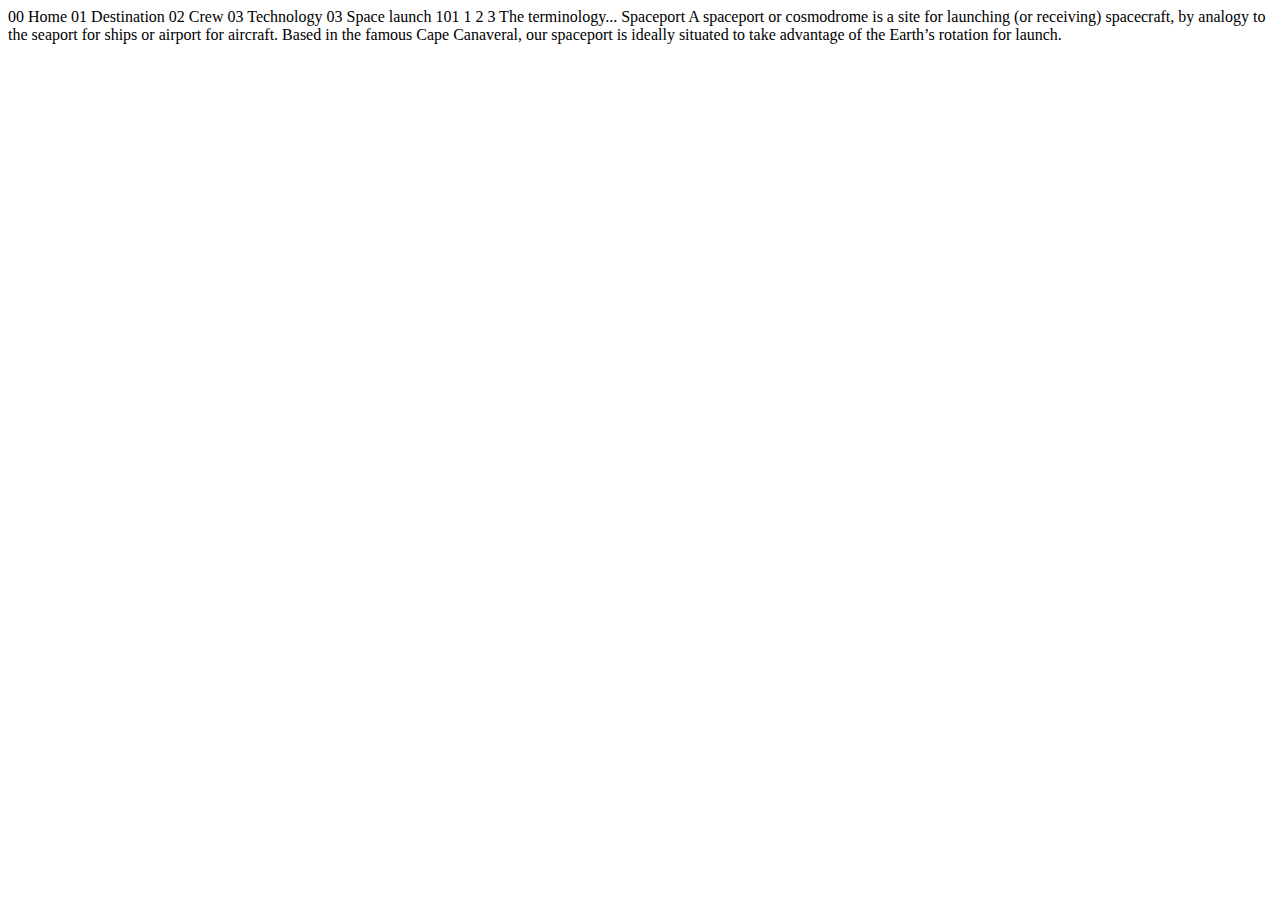
<file: technology-spaceport.html>
<!DOCTYPE html>
<html lang="en">
<head>
  <meta charset="UTF-8">
  <meta name="viewport" content="width=device-width, initial-scale=1.0">

  <link rel="icon" type="image/png" sizes="32x32" href="./assets/favicon-32x32.png">
  
  <title>Frontend Mentor | Space tourism website</title>
</head>
<body>

  00 Home
  01 Destination
  02 Crew
  03 Technology

  03 Space launch 101

  1
  2
  3

  The terminology...
  Spaceport

  A spaceport or cosmodrome is a site for launching (or receiving) spacecraft, 
  by analogy to the seaport for ships or airport for aircraft. Based in the 
  famous Cape Canaveral, our spaceport is ideally situated to take advantage 
  of the Earth’s rotation for launch.
</body>
</html>
</file>
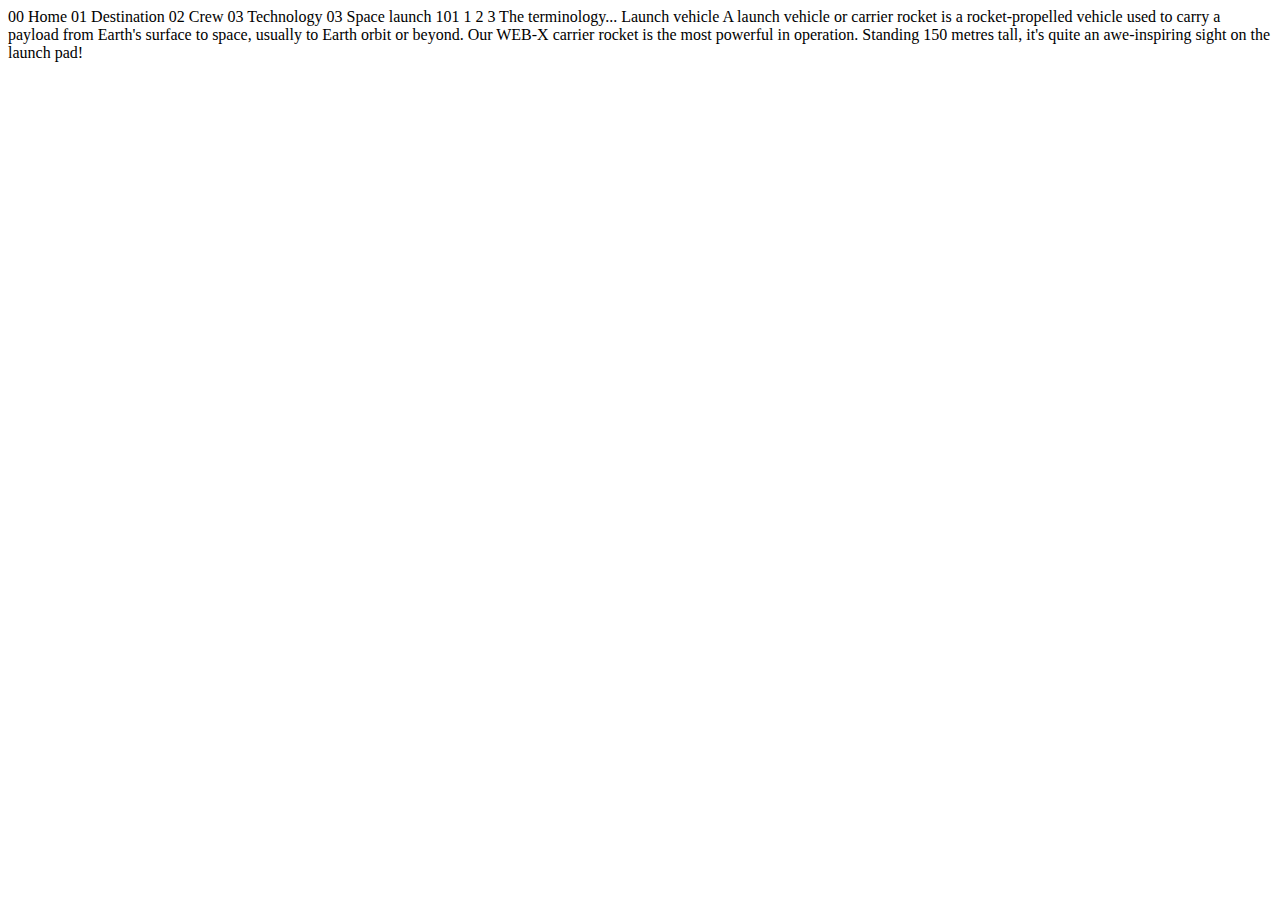
<file: technology-vehicle.html>
<!DOCTYPE html>
<html lang="en">
<head>
  <meta charset="UTF-8">
  <meta name="viewport" content="width=device-width, initial-scale=1.0">

  <link rel="icon" type="image/png" sizes="32x32" href="./assets/favicon-32x32.png">
  
  <title>Frontend Mentor | Space tourism website</title>
</head>
<body>

  00 Home
  01 Destination
  02 Crew
  03 Technology

  03 Space launch 101

  1
  2
  3

  The terminology...
  Launch vehicle

  A launch vehicle or carrier rocket is a rocket-propelled vehicle used to carry a 
  payload from Earth's surface to space, usually to Earth orbit or beyond. Our 
  WEB-X carrier rocket is the most powerful in operation. Standing 150 metres tall, 
  it's quite an awe-inspiring sight on the launch pad!
</body>
</html>
</file>
<file: index.css>
/* ------------------- */
/* Custom properties   */
/* ------------------- */

:root {
  /* colors */
  --clr-dark: 230 35% 7%;
  --clr-light: 231 77% 90%;
  --clr-white: 0 0% 100%;

  /* font-sizes */
  --fs-900: clamp(5rem, 8vw + 1rem, 9.375rem);
  --fs-800: 3.5rem;
  --fs-700: 1.5rem;
  --fs-600: 1rem;
  --fs-500: 1rem;
  --fs-400: 0.9375rem;
  --fs-300: 1rem;
  --fs-200: 0.875rem;

  /* font-families */
  --ff-serif: "Bellefair", serif;
  --ff-sans-cond: "Barlow Condensed", sans-serif;
  --ff-sans-normal: "Barlow", sans-serif;
}

@media (min-width: 35em) {
  :root {
    --fs-800: 5rem;
    --fs-700: 2.5rem;
    --fs-600: 1.5rem;
    --fs-500: 1.25rem;
    --fs-400: 1rem;
  }
}

@media (min-width: 45em) {
  :root {
    /* font-sizes */
    --fs-800: 6.25rem;
    --fs-700: 3.5rem;
    --fs-600: 2rem;
    --fs-500: 1.75rem;
    --fs-400: 1.125rem;
  }
}

/* ------------------- */
/* Reset               */
/* ------------------- */

/* https://piccalil.li/blog/a-modern-css-reset/ */

/* Box sizing */
*,
*::before,
*::after {
  box-sizing: border-box;
}

/* Reset margins */
body,
h1,
h2,
h3,
h4,
h5,
p,
figure,
picture {
  margin: 0;
}

h1,
h2,
h3,
h4,
h5,
h6,
p {
  font-weight: 400;
}

/* set up the body */
body {
  font-family: var(--ff-sans-normal);
  font-size: var(--fs-400);
  color: hsl(var(--clr-white));
  background-color: hsl(var(--clr-dark));
  line-height: 1.5;
  min-height: 100vh;

  display: grid;
  grid-template-rows: min-content 1fr;

  overflow-x: hidden;
}

/* make images easier to work with */
img,
picutre {
  max-width: 100%;
  display: block;
}

/* make form elements easier to work with */
input,
button,
textarea,
select {
  font: inherit;
}

/* remove animations for people who've turned them off */
@media (prefers-reduced-motion: reduce) {
  *,
  *::before,
  *::after {
    animation-duration: 0.01ms !important;
    animation-iteration-count: 1 !important;
    transition-duration: 0.01ms !important;
    scroll-behavior: auto !important;
  }
}

/* ------------------- */
/* Utility classes     */
/* ------------------- */

/* general */

.flex {
  display: flex;
  gap: var(--gap, 1rem);
}

.grid {
  display: grid;
  gap: var(--gap, 1rem);
}

.d-block {
  display: block;
}

.flow > *:where(:not(:first-child)) {
  margin-top: var(--flow-space, 1rem);
}

.flow--space-small {
  --flow-space: 0.75rem;
}

.container {
  padding-inline: 2em;
  margin-inline: auto;
  max-width: 80rem;
}

.sr-only {
  position: absolute;
  width: 1px;
  height: 1px;
  padding: 0;
  margin: -1px;
  overflow: hidden;
  clip: rect(0, 0, 0, 0);
  white-space: nowrap; /* added line */
  border: 0;
}

.skip-to-content {
  position: absolute;
  z-index: 9999;
  background: hsl(var(--clr-white));
  color: hsl(var(--clr-dark));
  padding: 0.5em 1em;
  margin-inline: auto;
  transform: translateY(-100%);
  transition: transform 250ms ease-in;
}

.skip-to-content:focus {
  transform: translateY(0);
}

/* colors */

.bg-dark {
  background-color: hsl(var(--clr-dark));
}
.bg-accent {
  background-color: hsl(var(--clr-light));
}
.bg-white {
  background-color: hsl(var(--clr-white));
}

.text-dark {
  color: hsl(var(--clr-dark));
}
.text-accent {
  color: hsl(var(--clr-light));
}
.text-white {
  color: hsl(var(--clr-white));
}

/* typography */

.ff-serif {
  font-family: var(--ff-serif);
}
.ff-sans-cond {
  font-family: var(--ff-sans-cond);
}
.ff-sans-normal {
  font-family: var(--ff-sans-normal);
}

.letter-spacing-1 {
  letter-spacing: 4.75px;
}
.letter-spacing-2 {
  letter-spacing: 2.7px;
}
.letter-spacing-3 {
  letter-spacing: 2.35px;
}

.uppercase {
  text-transform: uppercase;
}

.fs-900 {
  font-size: var(--fs-900);
}
.fs-800 {
  font-size: var(--fs-800);
}
.fs-700 {
  font-size: var(--fs-700);
}
.fs-600 {
  font-size: var(--fs-600);
}
.fs-500 {
  font-size: var(--fs-500);
}
.fs-400 {
  font-size: var(--fs-400);
}
.fs-300 {
  font-size: var(--fs-300);
}
.fs-200 {
  font-size: var(--fs-200);
}

.fs-900,
.fs-800,
.fs-700,
.fs-600 {
  line-height: 1.1;
}

.numbered-title {
  font-family: var(--ff-sans-cond);
  font-size: var(--fs-500);
  text-transform: uppercase;
  letter-spacing: 4.72px;
}

.numbered-title span {
  margin-right: 0.5em;
  font-weight: 700;
  color: hsl(var(--clr-white) / 0.25);
}

/* ------------------- */
/* Compontents         */
/* ------------------- */

.large-button {
  font-size: 2rem;
  position: relative;
  z-index: 1;
  display: inline-grid;
  place-items: center;
  padding: 0 2em;
  border-radius: 50%;
  aspect-ratio: 1;
  text-decoration: none;
}

.large-button::after {
  content: "";
  position: absolute;
  z-index: -1;
  width: 100%;
  height: 100%;
  background: hsl(var(--clr-white) / 0.1);
  border-radius: 50%;
  opacity: 0;
  transition: opacity 500ms linear, transform 750ms ease-in-out;
}

.large-button:hover::after,
.large-button:focus::after {
  opacity: 1;
  transform: scale(1.5);
}

/* primary-header */

.logo {
  margin: 1.5rem clamp(1.5rem, 5vw, 3.5rem);
}

.primary-header {
  justify-content: space-between;
  align-items: center;
}

.primary-navigation {
  --gap: clamp(1.5rem, 5vw, 3.5rem);
  --underline-gap: 2rem;
  list-style: none;
  padding: 0;
  margin: 0;
  background: hsl(var(--clr-white) / 0.05);
  backdrop-filter: blur(1.5rem);
}

.primary-navigation a {
  text-decoration: none;
}

.primary-navigation a > span {
  font-weight: 700;
  margin-right: 0.5em;
}

.mobile-nav-toggle {
  display: none;
}

@media (max-width: 35rem) {
  .primary-navigation {
    --underline-gap: 0.5rem;
    position: fixed;
    z-index: 1000;
    inset: 0 0 0 30%;
    list-style: none;
    padding: min(20rem, 15vh) 2rem;
    margin: 0;
    flex-direction: column;
    transform: translateX(100%);
    transition: transform 500ms ease-in-out;
  }

  .primary-navigation[data-visible="true"] {
    transform: translateX(0);
  }

  .primary-navigation.underline-indicators > .active {
    border: 0;
  }

  .mobile-nav-toggle {
    display: block;
    position: absolute;
    z-index: 2000;
    right: 1rem;
    top: 2rem;
    background: transparent;
    background-image: url(./assets/shared/icon-hamburger.svg);
    background-repeat: no-repeat;
    background-position: center;
    width: 1.5rem;
    aspect-ratio: 1;
    border: 0;
  }

  .mobile-nav-toggle[aria-expanded="true"] {
    background-image: url(./assets/shared/icon-close.svg);
  }

  .mobile-nav-toggle:focus-visible {
    outline: 5px solid white;
    outline-offset: 5px;
  }
}

@media (min-width: 35em) {
  .primary-navigation {
    padding-inline: clamp(3rem, 7vw, 7rem);
  }
}

@media (min-width: 35em) and (max-width: 44.999em) {
  .primary-navigation a > span {
    display: none;
  }
}

@media (min-width: 45em) {
  .primary-header::after {
    content: "";
    display: block;
    position: relative;
    height: 1px;
    width: 100%;
    margin-right: -2.5rem;
    background: hsl(var(--clr-white) / 0.25);
    order: 1;
  }

  nav {
    order: 2;
  }

  .primary-navigation {
    margin-block: 2rem;
  }
}

.underline-indicators > * {
  cursor: pointer;
  padding: var(--underline-gap, 0.5rem) 0;
  border: 0;
  border-bottom: 0.2rem solid hsl(var(--clr-white) / 0);
  background-color: transparent;
}

.underline-indicators > *:hover,
.underline-indicators > *:focus {
  border-color: hsl(var(--clr-white) / 0.5);
}

.underline-indicators > .active,
.underline-indicators > [aria-selected="true"] {
  color: hsl(var(--clr-white) / 1);
  border-color: hsl(var(--clr-white) / 1);
}

.tab-list {
  --gap: 2rem;
}

.dot-indicators > * {
  cursor: pointer;
  border: 0;
  border-radius: 50%;
  padding: 0.5em;
  background-color: hsl(var(--clr-white) / 0.25);
}

.dot-indicators > *:hover,
.dot-indicators > *:focus {
  background-color: hsl(var(--clr-white) / 0.5);
}

.dot-indicators > [aria-selected="true"] {
  background-color: hsl(var(--clr-white) / 1);
}

/* ----------------------------- */
/* Page specific background      */
/* ----------------------------- */
body {
  background-size: cover;
  background-position: bottom center;
}
/* home */
.home {
  background-image: url(./assets/home/background-home-mobile.jpg);
}

@media (min-width: 35rem) {
  .home {
    background-position: center center;
    background-image: url(./assets/home/background-home-tablet.jpg);
  }
}

@media (min-width: 45rem) {
  .home {
    background-image: url(./assets/home/background-home-desktop.jpg);
  }
}

/* destination */
.destination {
  background-image: url(./assets/destination/background-destination-mobile.jpg);
}

@media (min-width: 35rem) {
  .destination {
    background-position: center center;
    background-image: url(./assets/destination/background-destination-tablet.jpg);
  }
}

@media (min-width: 45rem) {
  .destination {
    background-image: url(./assets/destination/background-destination-desktop.jpg);
  }
}

/* crew */
.crew {
  background-image: url(./assets/home/background-crew-mobile.jpg);
}

@media (min-width: 35rem) {
  .crew {
    background-position: center center;
    background-image: url(./assets/crew/background-crew-tablet.jpg);
  }
}

@media (min-width: 45rem) {
  .crew {
    background-image: url(./assets/crew/background-crew-desktop.jpg);
  }
}

/* ----------------------------- */
/* Layout                        */
/* ----------------------------- */

.grid-container {
  text-align: center;
  display: grid;
  place-items: center;
  padding-inline: 1rem;
  padding-bottom: 4rem;
}

.grid-container p:not([class]) {
  max-width: 50ch;
}

.numbered-title {
  grid-area: title;
}

/* destination layout */

.grid-container--destination {
  --flow-space: 2rem;
  grid-template-areas:
    "title"
    "image"
    "tabs"
    "content";
}

.grid-container--destination > picture {
  grid-area: image;
  max-width: 60%;
}

.grid-container--destination > .tab-list {
  grid-area: tabs;
}

.grid-container--destination > .destination-info {
  grid-area: content;
}

.destination-meta {
  flex-direction: column;
  border-top: 1px solid hsl(var(--clr-white) / 0.1);
  padding-top: 2.5rem;
  margin-top: 2.5rem;
}

.destination-meta p {
  font-size: 1.75rem;
}

/* crew layout */

.grid-container--crew {
  --flow-space: 2rem;
  grid-template-areas:
    "title"
    "image"
    "tabs"
    "content";
}

.grid-container--crew > picture {
  grid-area: image;
  max-width: 60%;
  border-bottom: 1px solid hsl(var(--clr-white) / 0.1);
}

.grid-container--crew > .dot-indicators {
  grid-area: tabs;
}

.grid-container--crew > .crew-details {
  grid-area: content;
}

.crew-details h2 {
  color: hsl(var(--clr-white) / 0.5);
}

@media (min-width: 35em) {
  .numbered-title {
    justify-self: start;
    margin-top: 2rem;
  }

  .destination-meta {
    flex-direction: row;
    justify-content: space-evenly;
  }

  .grid-container--crew {
    padding-bottom: 0;
    grid-template-areas:
      "title"
      "content"
      "tabs"
      "image";
  }
}

@media (min-width: 45em) {
  .grid-container {
    text-align: left;
    column-gap: var(--container-gap, 2rem);
    grid-template-columns: minmax(1rem, 1fr) repeat(2, minmax(0, 30rem)) minmax(
        1rem,
        1fr
      );
  }

  .grid-container--home {
    padding-bottom: max(6rem, 20vh);
    align-items: end;
  }

  .grid-container--home > *:first-child {
    grid-column: 2;
  }

  .grid-container--home > *:last-child {
    grid-column: 3;
  }

  .grid-container--destination {
    justify-items: start;
    align-content: start;
    grid-template-areas:
      ". title title ."
      ". image tabs ."
      ". image content .";
  }

  .grid-container--destination > picture,
  .grid-container--crew > picture {
    max-width: 90%;
  }

  .destination-meta {
    --gap: min(6vw, 6rem);
    justify-content: start;
  }

  .grid-container--crew {
    grid-template-areas:
      ". title title ."
      ". content image ."
      ". tabs image .";
  }

  .grid-container--crew > .dot-indicators {
    justify-self: start;
  }

  /* .grid-container--crew > picture {
      align-self: end;
  } */
}
</file>
